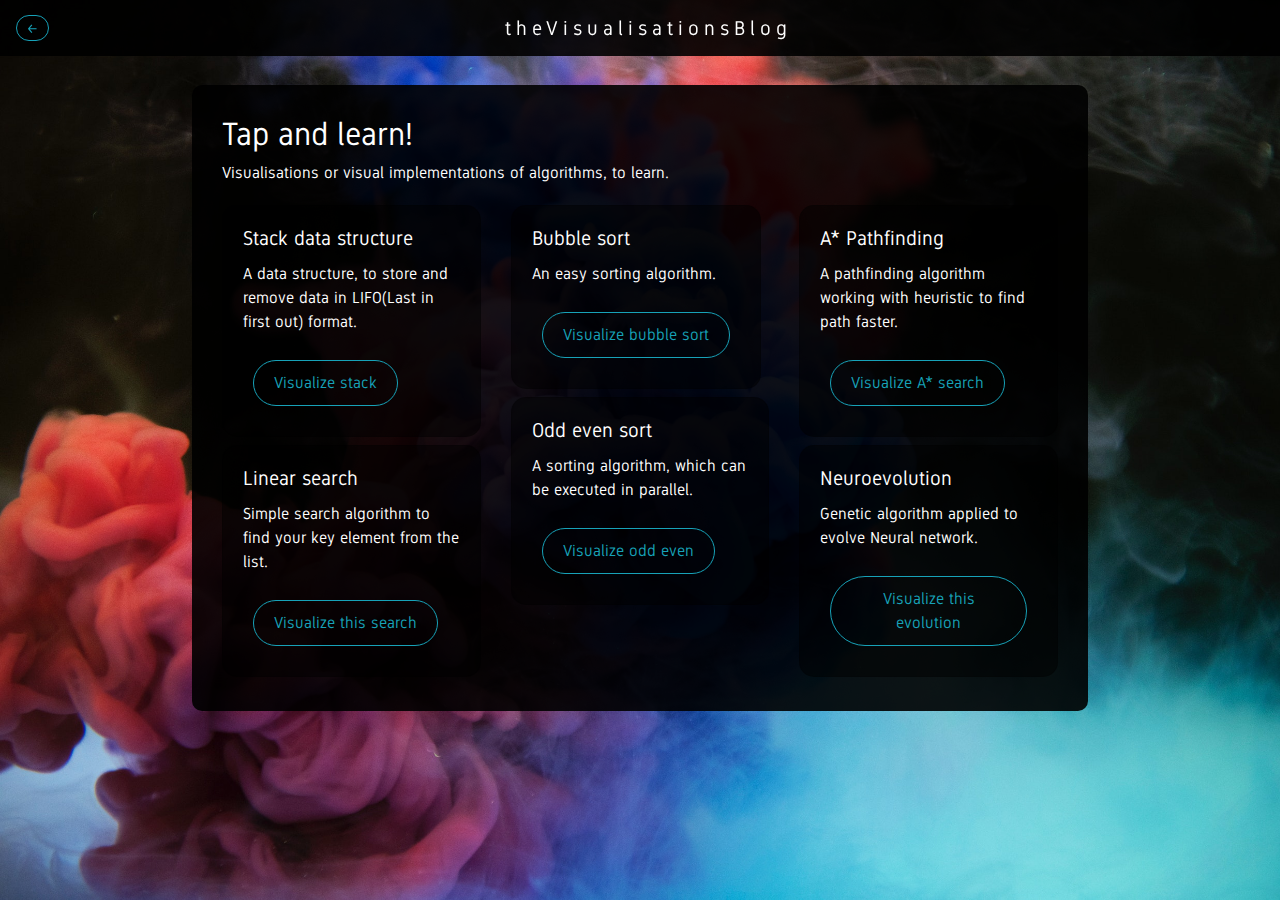
<file: visBlog/index.html>
<!DOCTYPE html>
<html lang="en">
<head>
    <meta name="viewport" content="width=device-width, initial-scale=1.0">
    <meta charset="UTF-8">
    <meta http-equiv="X-UA-Compatible" content="ie=edge">
    <title>theVisualisationsBlog</title>
    <script src="lib/js/jquery-3.3.1.min.js"></script>
    <script src="lib/js/popper.min.js"></script>
    <script src="lib/js/bootstrap.min.js"></script>
    <link rel="stylesheet" href="lib/css/bootstrap.min.css">
    <link rel="stylesheet" href="lib/css/animate.css">
    <link rel="stylesheet" type="text/css" href="styles/index.css">
</head>
<body>
  <nav class="navbar navbar-expand-lg navbar-dark fixed-top bg-dark animated fadeInDown">
    <a href="../index.html" style="margin:0;padding:0px 10px 0px 10px;" class="btn btn-outline-info content-desktop" title="back to the homepage!">&larr;</a>
    <a class="navbar-brand" href="#"><span class="web-title">theVisualisationsBlog</span></a>
  </nav>
  <div class="container content-mobile" style="text-align: center">
    This blog is not optimized for phones yet, please use desktop or wider screen. <br>
    <a href="../index.html" class="btn btn-outline-info">&larr; Go back</a>
  </div>
  <div class="container animated slideInUp content-desktop">
    <h2>Tap and learn!</h2>

    <p>
      Visualisations or visual implementations of algorithms, to learn.
    </p>

    <div class="row">

      <div class="col-md-4">

        <div class="card">
          <div class="card-body">
            <h5 class="card-title">Stack data structure</h5>
            <p class="card-text">
              A data structure, to store and remove data in LIFO(Last in first out) format.
            </p>
            <a href="stack.html" class="btn btn-outline-info">Visualize stack</a>
          </div>
        </div>
        <div class="card">
          <div class="card-body">
            <h5 class="card-title">Linear search</h5>
            <p class="card-text">
              Simple search algorithm to find your key element from the list.
            </p>
            <a href="linsearch.html" class="btn btn-outline-info">Visualize this search</a>
          </div>
        </div>

      </div>

      <div class="col-md-4">

        <div class="card">
          <div class="card-body">
            <h5 class="card-title">Bubble sort</h5>
            <p class="card-text">
              An easy sorting algorithm.
            </p>
            <a href="bubblesort.html" class="btn btn-outline-info">Visualize bubble sort</a>
          </div>
        </div>
        <div class="card">
          <div class="card-body">
            <h5 class="card-title">Odd even sort</h5>
            <p class="card-text">
              A sorting algorithm, which can be executed in parallel.
            </p>
            <a href="oddeven.html" class="btn btn-outline-info">Visualize odd even</a>
          </div>
        </div>


      </div>

      <div class="col-md-4">

        <div class="card">
          <div class="card-body">
            <h5 class="card-title">A* Pathfinding</h5>
            <p class="card-text">
              A pathfinding algorithm working with heuristic to find path faster.
            </p>
            <a href="astar.html" class="btn btn-outline-info">Visualize A* search</a>
          </div>
        </div>
        <div class="card">
          <div class="card-body">
            <h5 class="card-title">Neuroevolution</h5>
            <p class="card-text">
              Genetic algorithm applied to evolve Neural network.
            </p>
            <a href="neuroevolve.html" class="btn btn-outline-info">Visualize this evolution</a>
          </div>
        </div>

      </div>

    </div>

  </div>
  <br><br><br><br><br><br><br>
</body>
</html>
</file>
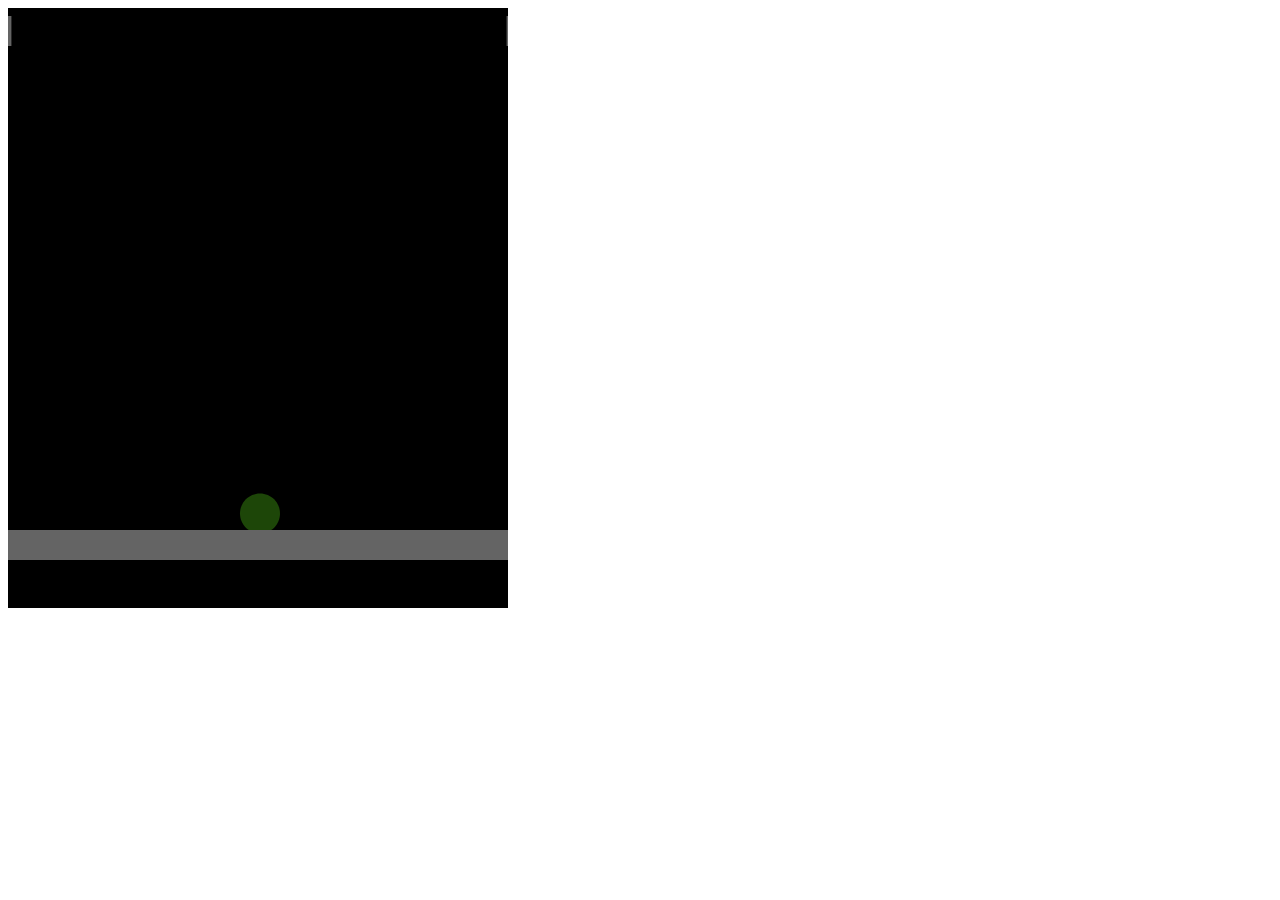
<file: liveTest/escape-jump-0.1.0/index.html>
<!DOCTYPE html>
<html>
<head>
  <title>ballyJump</title>
  <meta charset="utf-8">
	<meta name="viewport" content="width=device-width, initial-scale=1">
  <script src = "p5.min.js" type="text/javascript"></script>

  <script src = "world.js" type="text/javascript"></script>
  <script src = "ball.js" type="text/javascript"></script>
  <script src = "game.js" type="text/javascript"></script>
</head>
<body>
</body>
</html>
</file>
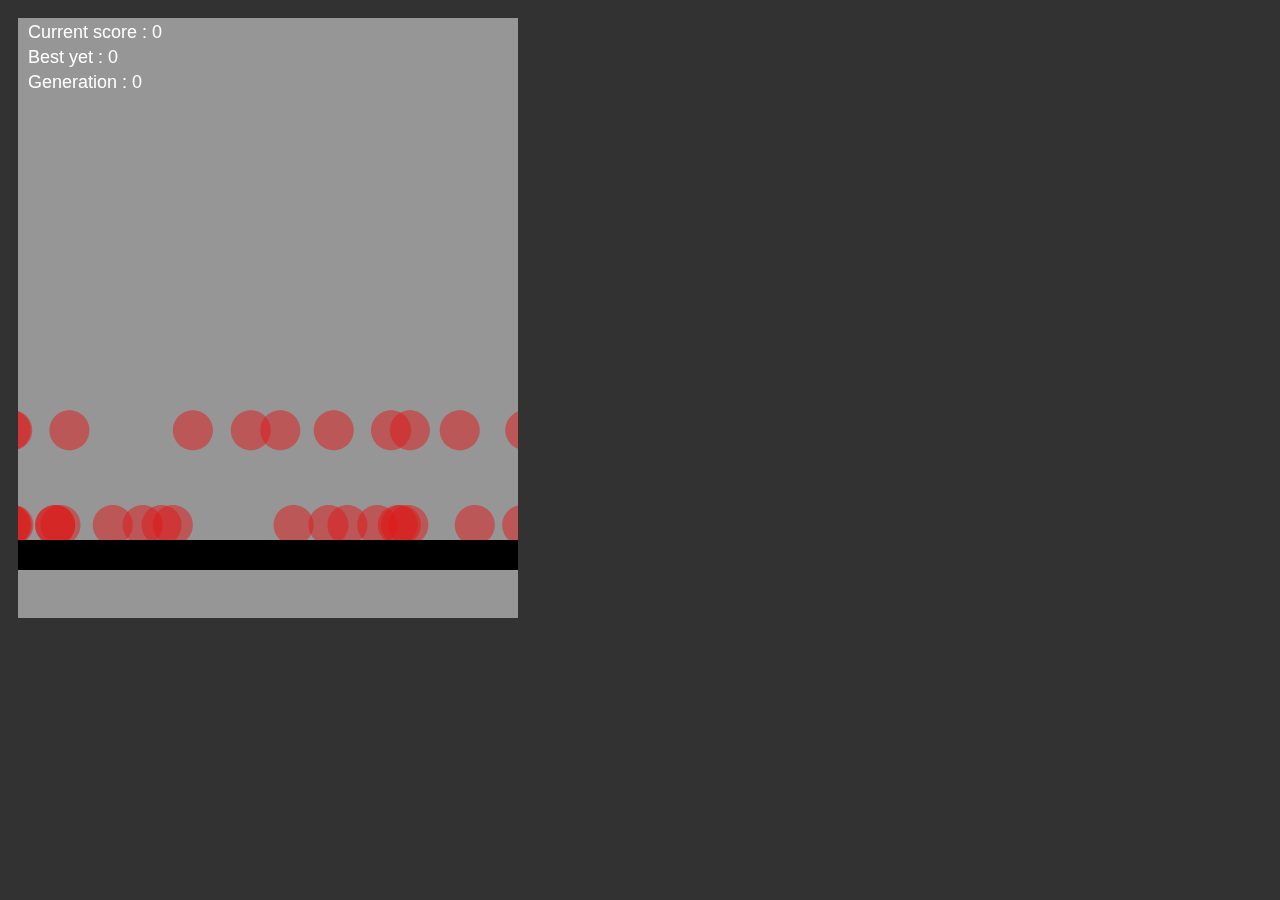
<file: visBlog/scripts/ne/index.html>
<!DOCTYPE html>
<html>
<head>
  <title>escape jump - neuroevolution</title>
  <meta charset="utf-8">
  <meta name="viewport" content="width=device-width, initial-scale=1">

  <script src = "lib/p5.min.js" type="text/javascript"></script>
  <script src = "lib/miniANN/matrix.js" type="text/javascript"></script>
  <script src = "lib/miniANN/mini-ann.js?v=1.1" type="text/javascript"></script>

  <script src = "src/gen.js?v=1.1" type="text/javascript"></script>
  <script src = "src/world.js" type="text/javascript"></script>
  <script src = "src/ball.js?v=1.1" type="text/javascript"></script>
  <script src = "src/barGroup.js" type="text/javascript"></script>
  <script src = "src/game.js?v=1.1" type="text/javascript"></script>
  <style>

    body {
      background-color: rgb(50, 50, 50);
      padding: 10px;
    }
  </style>
</head>
<body>
  <div id="nesketch"></div>
</body>
</html>
</file>
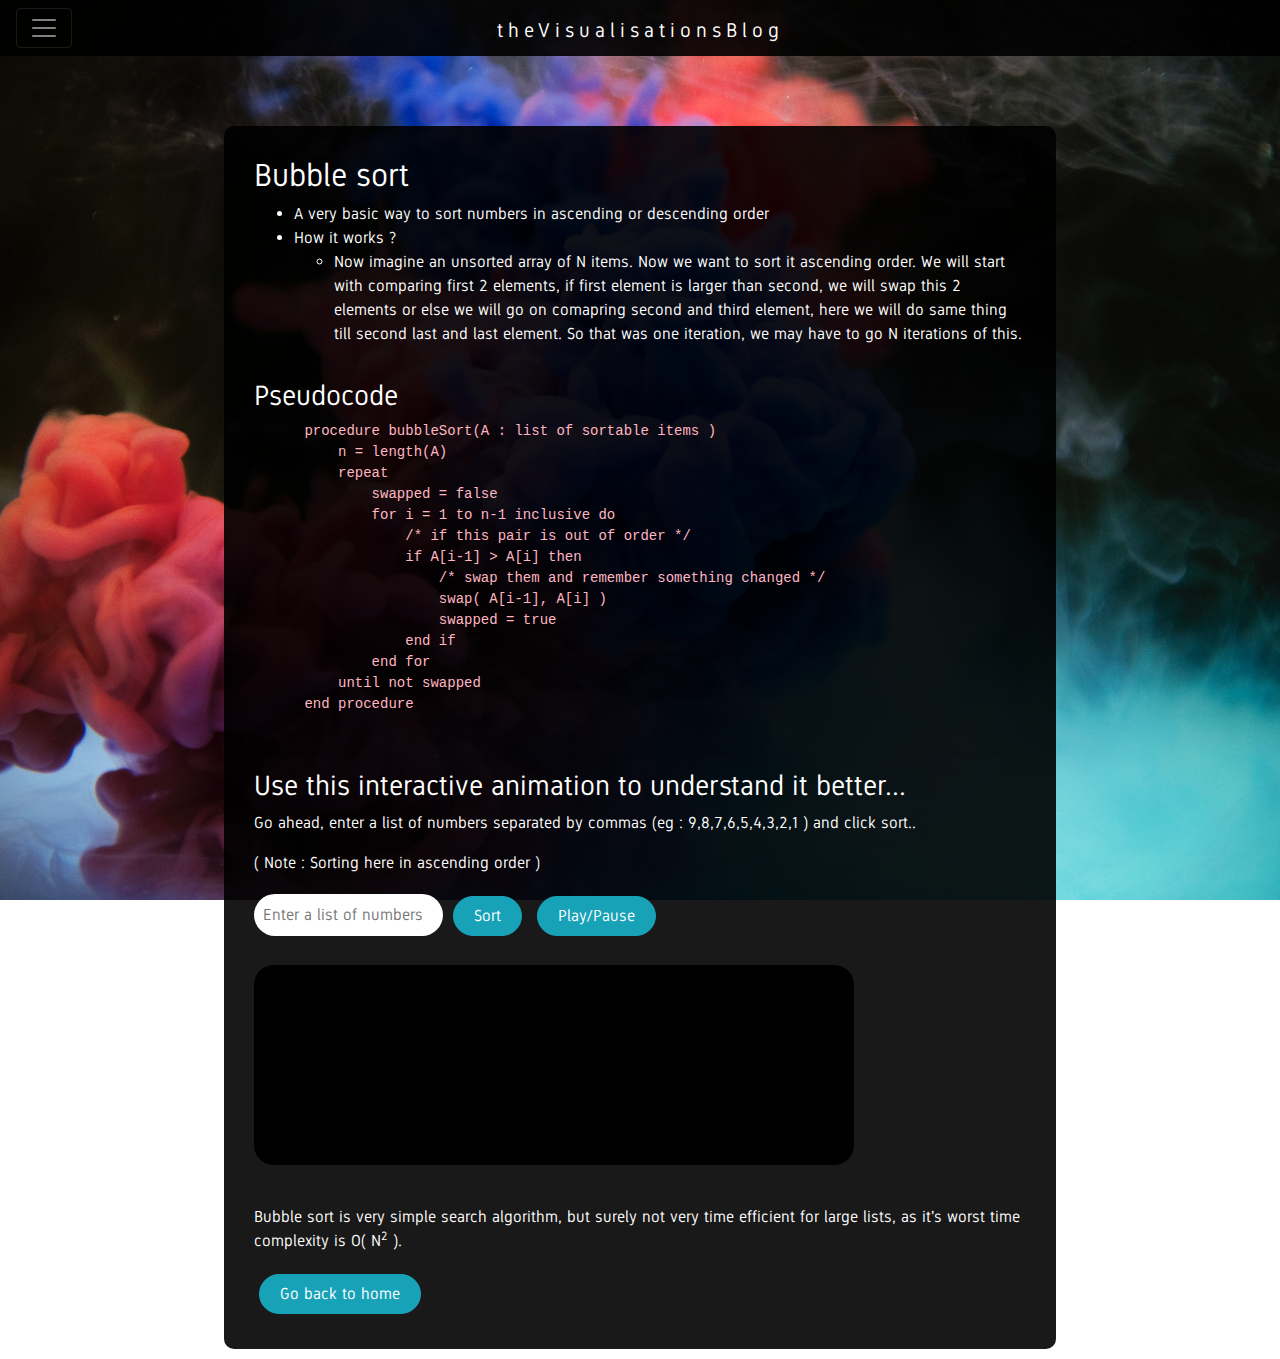
<file: visBlog/bubblesort.html>
<!DOCTYPE html>
<html lang="en">
<head>
    <meta charset="UTF-8">
    <meta name="viewport" content="width=device-width, initial-scale=1.0">
    <meta http-equiv="X-UA-Compatible" content="ie=edge">
    <title>Bubble Sort</title>
    <script src="lib/js/jquery-3.3.1.min.js"></script>
    <script src="lib/js/popper.min.js"></script>
    <script src="lib/js/bootstrap.min.js"></script>
    <script src="lib/js/p5.min.js"></script>
    <script src="lib/js/p5.dom.min.js"></script>
    <link rel="stylesheet" href="lib/css/bootstrap.min.css">

    <script src="scripts/bbleSort.js" type="text/javascript"></script>
    <link rel="stylesheet" type="text/css" href="styles/customStyle.css">
</head>

<style type="text/css">

</style>
<body>

  <nav class="navbar navbar-dark bg-dark">
    <a class="navbar-brand" href="index.html"><span class="web-title">theVisualisationsBlog</span></a>

    <button class="navbar-toggler" type="button" data-toggle="collapse" data-target="#navbarTogglerDemo02" aria-controls="navbarTogglerDemo02" aria-expanded="false" aria-label="Toggle navigation">
      <span class="navbar-toggler-icon"></span>
    </button>

    <div class="collapse navbar-collapse" id="navbarTogglerDemo02">
      <ul class="navbar-nav mr-auto mt-2 mt-lg-0">
        <li class="nav-item">
          <a class="nav-link" href="index.html">Home</span></a>
        </li>
        <li class="nav-item">
          <a class="nav-link" href="stack.html">Stack</a>
        </li>
        <li class="nav-item">
          <a class="nav-link" href="linsearch.html">Linear search</a>
        </li>
        <li class="nav-item">
          <a class="nav-link" href="bubblesort.html">Bubble sort</a>
        </li>
        <li class="nav-item">
          <a class="nav-link" href="oddeven.html">Odd even sort</a>
        </li>
        <li class="nav-item">
          <a class="nav-link" href="astar.html">A* search</a>
        </li>
        <li class="nav-item">
          <a class="nav-link" href="neuroevolve.html">Neuroevolution</a>
        </li>
      </ul>
    </div>
  </nav>

  <div class="container">
    <h2>Bubble sort</h2>
    <ul>
      <li>A very basic way to sort numbers in ascending or descending order</li>
      <li>How it works ?
        <ul>
          <li>Now imagine an unsorted array of N items. Now we want to sort it ascending order. We will start with comparing first 2 elements, if first element is larger than second, we will swap this 2 elements or else we will go on comapring second and third element, here we will do same thing till second last and last element. So that was one iteration, we may have to go N iterations of this.</li>
        </ul>
      </li>
    </ul>

    <hr>

    <h3>Pseudocode</h3>
    <!-- Pseudocode from https://en.wikipedia.org/wiki/Bubble_sort#Pseudocode_implementation -->
    <code>
      <pre class="code-block">
      procedure bubbleSort(A : list of sortable items )
          n = length(A)
          repeat
              swapped = false
              for i = 1 to n-1 inclusive do
                  /* if this pair is out of order */
                  if A[i-1] > A[i] then
                      /* swap them and remember something changed */
                      swap( A[i-1], A[i] )
                      swapped = true
                  end if
              end for
          until not swapped
      end procedure
      </pre>
    </code>

    <hr>
    <h3>Use this interactive animation to understand it better...</h3>
    <p>Go ahead, enter a list of numbers separated by commas (eg : 9,8,7,6,5,4,3,2,1 ) and click sort..</p>
    <p>( Note : Sorting here in ascending order )</p>

    <input class="input-box" type="text" id="nums" placeholder="Enter a list of numbers"> <button class="btn btn-info" onclick="sortInput()">Sort</button> <button class="btn btn-info" onclick="playPause()">Play/Pause</button>
    <br><br>
    <div id="sketchbox"></div>
    <button class="btn btn-info" style="display:none" id="resetbutton" onclick="resetSketch()">Reset</button>
    <hr>


    <p>
      Bubble sort is very simple search algorithm, but surely not very time efficient for large lists, as it's worst time complexity is O( N<sup>2</sup> ).
    </p>
    <a href="index.html"><button class="btn btn-info">Go back to home</button></a>
  </div>
</body>
</html>
</file>
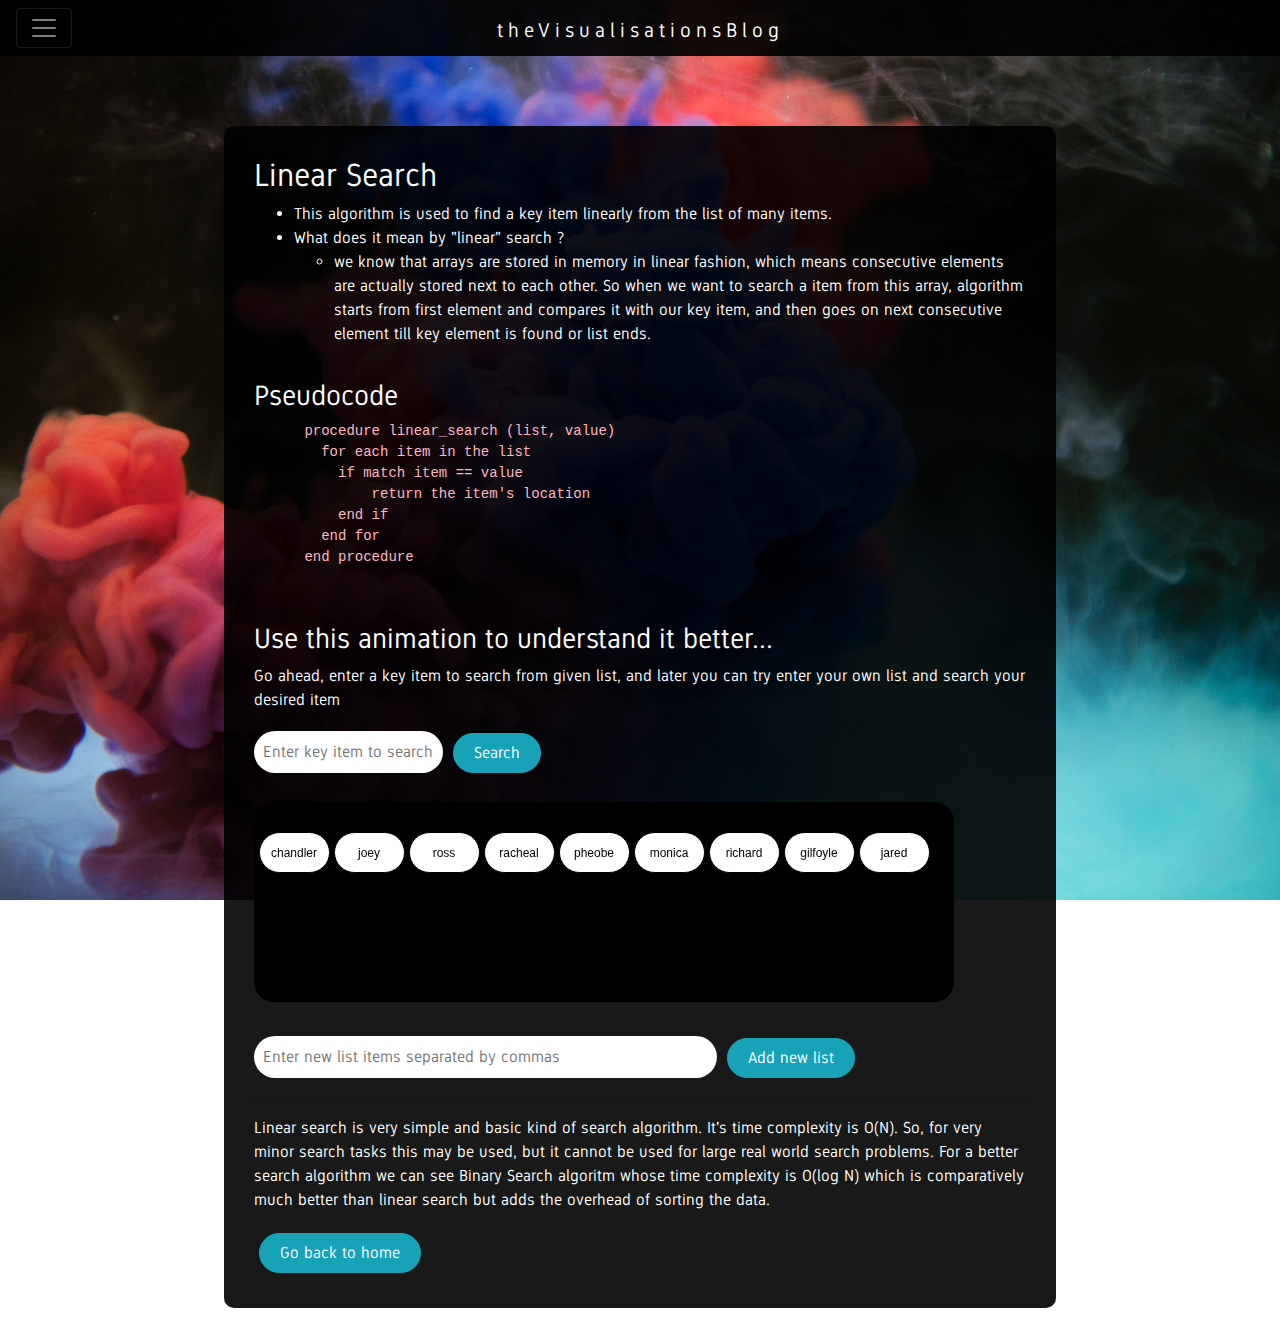
<file: visBlog/linsearch.html>
<!DOCTYPE html>
<html lang="en">
<head>
    <meta charset="UTF-8">
    <meta name="viewport" content="width=device-width, initial-scale=1.0">
    <meta http-equiv="X-UA-Compatible" content="ie=edge">
    <title>Linear Search</title>
    <script src="lib/js/jquery-3.3.1.min.js"></script>
    <script src="lib/js/popper.min.js"></script>
    <script src="lib/js/bootstrap.min.js"></script>
    <script src="lib/js/p5.min.js"></script>
    <script src="lib/js/p5.dom.min.js"></script>
    <link rel="stylesheet" href="lib/css/bootstrap.min.css">

    <script src="scripts/linsearch.js" type="text/javascript"></script>
    <link rel="stylesheet" type="text/css" href="styles/customStyle.css">
</head>

<style type="text/css">
  
</style>
<body>

  <!-- <nav class="navbar navbar-expand-lg navbar-dark fixed-top bg-dark">
    <a class="navbar-brand" href="#"><span class="web-title">theVisualisationsBlog</span></a>
  </nav> -->

  <nav class="navbar navbar-dark bg-dark">
    <a class="navbar-brand" href="index.html"><span class="web-title">theVisualisationsBlog</span></a>

    <button class="navbar-toggler" type="button" data-toggle="collapse" data-target="#navbarTogglerDemo02" aria-controls="navbarTogglerDemo02" aria-expanded="false" aria-label="Toggle navigation">
      <span class="navbar-toggler-icon"></span>
    </button>

    <div class="collapse navbar-collapse" id="navbarTogglerDemo02">
      <ul class="navbar-nav mr-auto mt-2 mt-lg-0">
        <li class="nav-item">
          <a class="nav-link" href="index.html">Home</span></a>
        </li>
        <li class="nav-item">
          <a class="nav-link" href="stack.html">Stack</a>
        </li>
        <li class="nav-item">
          <a class="nav-link" href="linsearch.html">Linear search</a>
        </li>
        <li class="nav-item">
          <a class="nav-link" href="bubblesort.html">Bubble sort</a>
        </li>
        <li class="nav-item">
          <a class="nav-link" href="oddeven.html">Odd even sort</a>
        </li>
        <li class="nav-item">
          <a class="nav-link" href="astar.html">A* search</a>
        </li>
        <li class="nav-item">
          <a class="nav-link" href="neuroevolve.html">Neuroevolution</a>
        </li>
      </ul>
    </div>
  </nav>

  <div class="container">
    <h2>Linear Search</h2>
    <ul>
      <li>This algorithm is used to find a key item linearly from the list of many items.</li>
      <li>What does it mean by "linear" search ?
        <ul>
          <li>we know that arrays are stored in memory in linear fashion, which means consecutive elements are actually stored next to each other. So when we want to search a item from this array, algorithm starts from first element and compares it with our key item, and then goes on next consecutive element till key element is found or list ends.</li>
        </ul>
      </li>
    </ul>

    <hr>

    <h3>Pseudocode</h3>
    <!-- Pseudocode from https://www.tutorialspoint.com/data_structures_algorithms/linear_search_algorithm.htm -->
    <code>
      <pre class="code-block">
      procedure linear_search (list, value)
        for each item in the list
          if match item == value
              return the item's location
          end if
        end for
      end procedure
      </pre>
    </code>

    <hr>
    <h3>Use this animation to understand it better...</h3>
    <p>Go ahead, enter a key item to search from given list, and later you can try enter your own list and search your desired item</p>

    <input class="input-box" type="text" id="searchbox" placeholder="Enter key item to search">
    <button class="btn btn-info" id="searchbutton" onclick="searchNow()">Search</button>
    <br><br>
    <div id="sketchbox"></div>
    <br>
    <input class="input-box" style="width:60%" type="text" id="newlist" placeholder="Enter new list items separated by commas">
    <button class="btn btn-info" onclick="addNewList()">Add new list</button>
    <hr>
    <p>
      Linear search is very simple and basic kind of search algorithm. It's time complexity is O(N). So, for very minor search tasks this may be used, but it cannot be used for large real world search problems. For a better search algorithm we can see Binary Search algoritm whose time complexity is O(log N) which is comparatively much better than linear search but adds the overhead of sorting the data.
    </p>
    <a href="index.html"><button class="btn btn-info">Go back to home</button></a>
  </div>
</body>
</html>
</file>
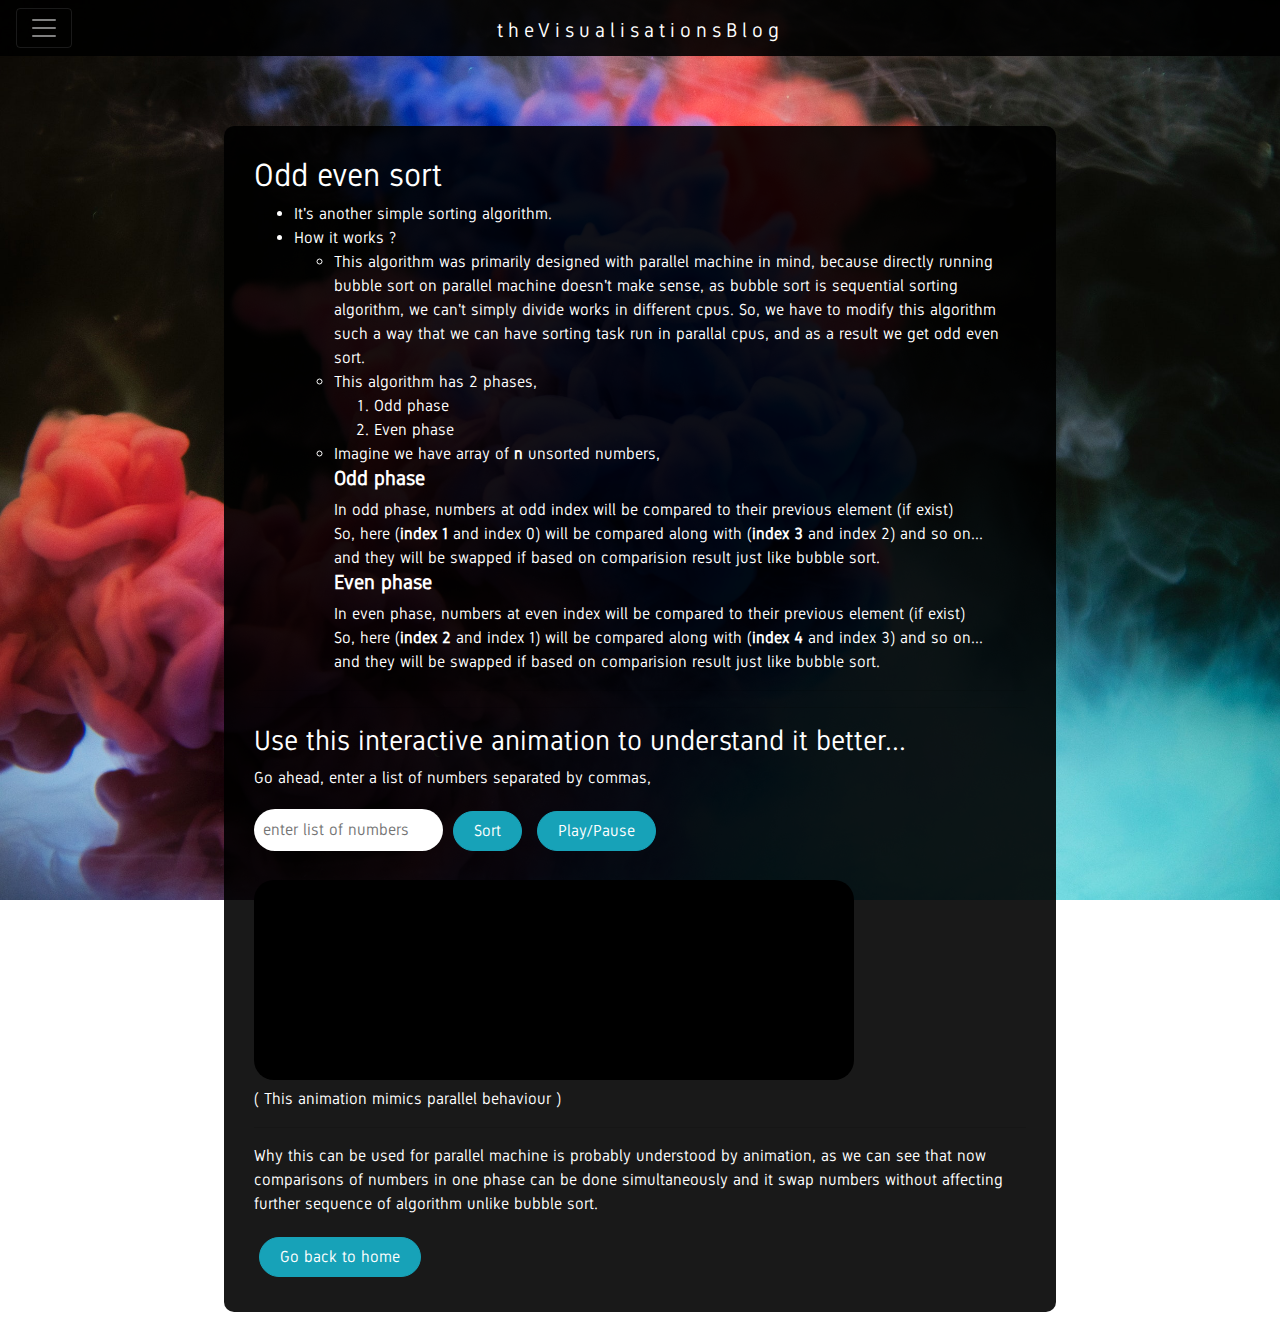
<file: visBlog/oddeven.html>
<!DOCTYPE html>
<html lang="en">
<head>
    <meta charset="UTF-8">
    <meta name="viewport" content="width=device-width, initial-scale=1.0">
    <meta http-equiv="X-UA-Compatible" content="ie=edge">

    <title>Odd even sort</title>

    <script src="lib/js/jquery-3.3.1.min.js"></script>
    <script src="lib/js/popper.min.js"></script>
    <script src="lib/js/bootstrap.min.js"></script>
    <script src="lib/js/p5.min.js"></script>
    <script src="lib/js/p5.dom.min.js"></script>
    <link rel="stylesheet" href="lib/css/bootstrap.min.css">

    <script src="scripts/oddeven.js" type="text/javascript"></script>
    <link rel="stylesheet" type="text/css" href="styles/customStyle.css">
</head>

<style type="text/css">

</style>
<body>

  <nav class="navbar navbar-dark bg-dark">
    <a class="navbar-brand" href="index.html"><span class="web-title">theVisualisationsBlog</span></a>

    <button class="navbar-toggler" type="button" data-toggle="collapse" data-target="#navbarTogglerDemo02" aria-controls="navbarTogglerDemo02" aria-expanded="false" aria-label="Toggle navigation">
      <span class="navbar-toggler-icon"></span>
    </button>

    <div class="collapse navbar-collapse" id="navbarTogglerDemo02">
      <ul class="navbar-nav mr-auto mt-2 mt-lg-0">
        <li class="nav-item">
          <a class="nav-link" href="index.html">Home</span></a>
        </li>
        <li class="nav-item">
          <a class="nav-link" href="stack.html">Stack</a>
        </li>
        <li class="nav-item">
          <a class="nav-link" href="linsearch.html">Linear search</a>
        </li>
        <li class="nav-item">
          <a class="nav-link" href="bubblesort.html">Bubble sort</a>
        </li>
        <li class="nav-item">
          <a class="nav-link" href="oddeven.html">Odd even sort</a>
        </li>
        <li class="nav-item">
          <a class="nav-link" href="astar.html">A* search</a>
        </li>
        <li class="nav-item">
          <a class="nav-link" href="neuroevolve.html">Neuroevolution</a>
        </li>
      </ul>
    </div>
  </nav>

  <div class="container">
    <h2>Odd even sort</h2>
    <ul>
      <li>It's another simple sorting algorithm.</li>
      <li>How it works ?
        <ul>
          <li>
            This algorithm was primarily designed with parallel machine in mind, because directly running bubble sort on parallel machine doesn't make sense, as bubble sort is sequential sorting algorithm, we can't simply divide works in different cpus. So, we have to modify this algorithm such a way that we can have sorting task run in parallal cpus, and as a result we get odd even sort.
          </li>
          <li>
            This algorithm has 2 phases,
            <ol>
              <li>Odd phase</li>
              <li>Even phase</li>
            </ol>
          </li>
          <li>
            Imagine we have array of <strong>n</strong> unsorted numbers, <br>
            <h5><strong>Odd phase</strong></h5>
            In odd phase, numbers at odd index will be compared to their previous element (if exist) <br>
            So, here (<strong>index 1</strong> and index 0) will be compared along with (<strong>index 3</strong> and index 2) and so on...<br>
            and they will be swapped if based on comparision result just like bubble sort.
            <h5><strong>Even phase</strong></h5>
            In even phase, numbers at even index will be compared to their previous element (if exist) <br>
            So, here (<strong>index 2</strong> and index 1) will be compared along with (<strong>index 4</strong> and index 3) and so on...<br>
            and they will be swapped if based on comparision result just like bubble sort.
          </li>
        </ul>
      </li>
    </ul>

    <hr>

    <hr>
    <h3>Use this interactive animation to understand it better...</h3>
    <p>Go ahead, enter a list of numbers separated by commas,</p>
    <input class="input-box" type="text" id="nums" placeholder="enter list of numbers"> <button class="btn btn-info" onclick="sortInput()">Sort</button> <button class="btn btn-info" onclick="playPause()">Play/Pause</button>
    <br><br>
    <div id="sketchbox"></div>
    ( This animation mimics parallel behaviour )
    <hr>


    <p>
      Why this can be used for parallel machine is probably understood by animation, as we can see that now comparisons of numbers in one phase can be done simultaneously and it swap numbers without affecting further sequence of algorithm unlike bubble sort.
    </p>
    <a href="index.html"><button class="btn btn-info">Go back to home</button></a>
  </div>
</body>
</html>
</file>
<file: visBlog/styles/index.css>
*{
  box-sizing: border-box;
}

@font-face {
  font-family: GidoleRegular;
  src: url(../../fonts/Gidole-Regular.ttf);
}

body {
  background-image: url(./abstract.jpg); /* Image credits : @byrawpixel (Instagram) */
  background-size: cover;
  background-attachment: fixed;
  color: white;
}

body * {
  font-family: GidoleRegular;
}

.btn {
  padding: 10px 20px;
  border-radius: 100px;
  margin: 10px;
}
.container {
  margin-top: 2%;
}

.bg-dark {
  background-color: rgba(0,0,0,0.9) !important;
}

.navbar-brand {
  width: 100%;
  text-align: center;
  display: inline-block;
}

.container {
  margin: 85px auto 10px auto !important;
  background-color: rgba(0,0,0,0.9);
  padding: 30px;
  border-radius: 10px;
  width: 70%;
}

.web-title {
  letter-spacing: 5px;
}

.index-list {
  list-style: none;
  padding: 0;
}

.fadeIn {
  animation-delay: 0.5s;
}

.card {
  background-color: rgba(0,0,0,0.5);
  display: inline-block;
  margin : 4px 0px 4px 0px;
  border-radius: 15px;
}

.content-desktop {
  display: block;
}

.content-mobile {
  display: none;
}

@media screen and (max-width: 768px) {
  .content-desktop {display: none;}
  .content-mobile {display: block;}
}
</file>
<file: visBlog/styles/customStyle.css>
*{
  box-sizing: border-box;
}

@font-face {
  font-family: GidoleRegular;
  src: url(../../fonts/Gidole-Regular.ttf);
}

body {
  background-image: url(./abstract.jpg); /* Image credits : @byrawpixel (Instagram) */
  background-size: cover;
  background-attachment: fixed;
  color: white;
}

body * {
  font-family: GidoleRegular;
}
.btn {
  padding: 7px 20px;
  border-radius: 100px;
  margin: 5px;
}
.container {
  margin-top: 2%;
}

.bg-dark {
  background-color: rgba(0,0,0,0.9) !important;
}

.navbar-brand {
  position: absolute;
  left : 50%;
  top: 10px;
  transform: translateX(-50%);
  text-align: center;
  display: inline-block;
}

.container {
  margin: 70px auto 10px auto !important;
  background-color: rgba(0,0,0,0.9);
  padding: 30px;
  border-radius: 10px;
  width: 65%;
}

.web-title {
  letter-spacing: 5px;
}

.index-list {
  list-style: none;
  padding: 0;
}

.controls {
  margin: 5px;  
}

.input-box {
  border-radius: 100px;
  padding: 7px;
  outline: none;
  border-color: rgba(0,0,0,0);
}

.code-block {
  color: lightpink;
  font-size: 14px;
  font-family: monospace !important;
}

@media only screen and (max-width: 600px) {

  .web-title {
    letter-spacing: 1px;
  }

  .container {
    width: 95%;
  }
}
</file>
